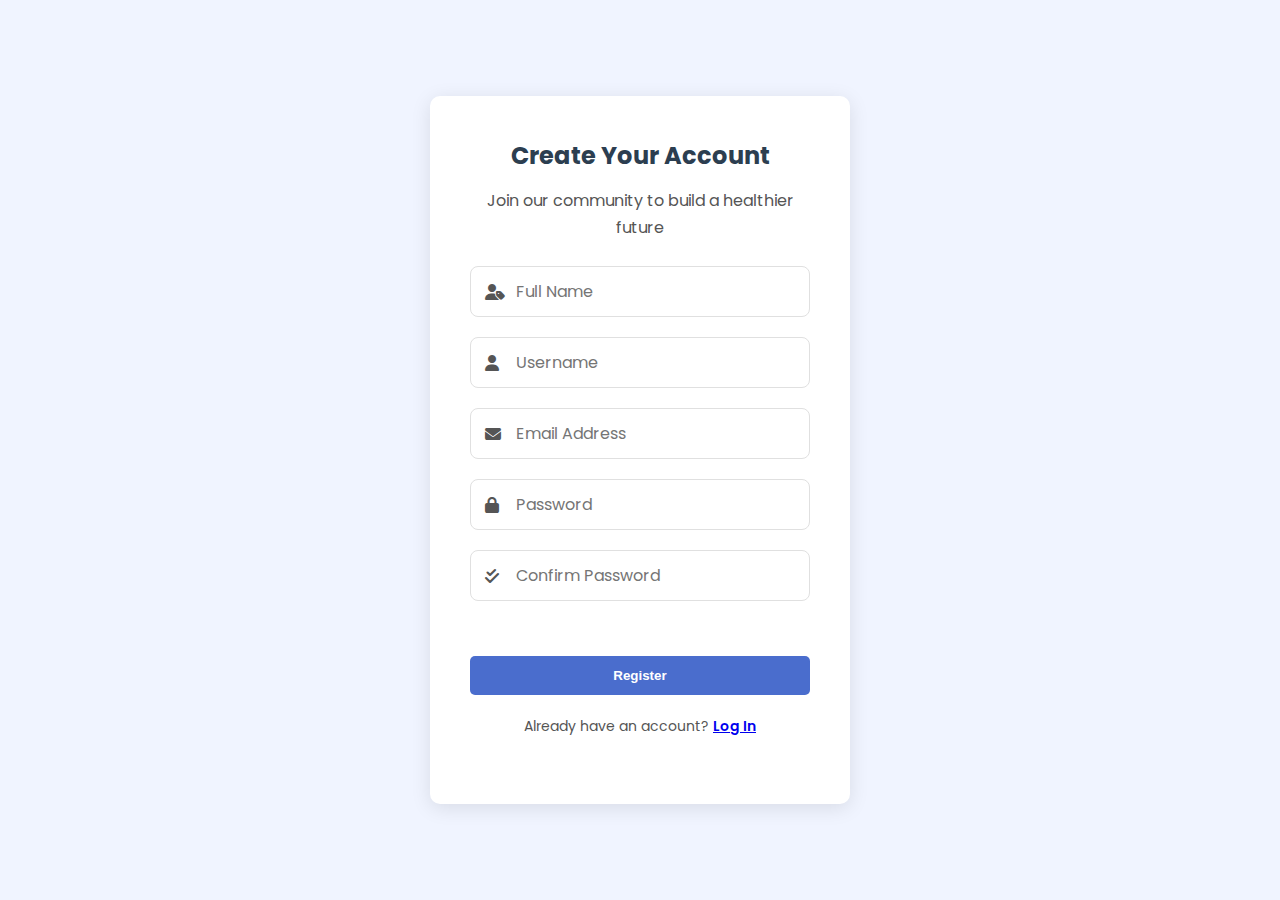
<file: signup.html>
<!DOCTYPE html>
<html lang="en">
<head>
    <meta charset="UTF-8">
    <meta name="viewport" content="width=device-width, initial-scale=1.0">
    <title>Sign Up - Health & Sanitation Hub</title>
    <link rel="stylesheet" href="style.css">
    <link rel="stylesheet" href="https://cdnjs.cloudflare.com/ajax/libs/font-awesome/6.1.1/css/all.min.css">
</head>
<body>
    <div class="form-container">
        <div class="form-box">
            <h2>Create Your Account</h2>
            <p>Join our community to build a healthier future</p>
            <form id="signup-form">
                <div class="input-group">
                    <i class="fas fa-user-tag"></i>
                    <input type="text" id="signup-name" placeholder="Full Name" required>
                </div>
                <div class="input-group">
                    <i class="fas fa-user"></i>
                    <input type="text" id="signup-username" placeholder="Username" required>
                </div>
                <div class="input-group">
                    <i class="fas fa-envelope"></i>
                    <input type="email" id="signup-email" placeholder="Email Address" required>
                </div>
                <div class="input-group">
                    <i class="fas fa-lock"></i>
                    <input type="password" id="signup-password" placeholder="Password" required>
                </div>
                <div class="input-group">
                    <i class="fas fa-check-double"></i>
                    <input type="password" id="signup-confirm-password" placeholder="Confirm Password" required>
                </div>
                <p id="signup-error" class="error-message"></p>
                <button type="submit" class="btn btn-primary full-width">Register</button>
            </form>
            <div class="form-footer">
                <p>Already have an account? <a href="index.html">Log In</a></p>
            </div>
        </div>
    </div>
    <script src="script.js"></script>
</body>
</html>
</file>
<file: style.css>
@import url('https://fonts.googleapis.com/css2?family=Poppins:wght@400;600;700&display=swap');

:root {
    --primary-color: #4A6DCD;
    --secondary-color: #F0F4FF;
    --dark-color: #2C3E50;
    --light-color: #FFFFFF;
    --text-color: #555;
    --border-color: #E0E0E0;
    --success-color: #27AE60;
    --warning-color: #f2994a;
    --danger-color: #e74c3c;
}

/* --- General & Utility Styles --- */
* { box-sizing: border-box; margin: 0; padding: 0; }
body { font-family: 'Poppins', sans-serif; color: var(--text-color); background-color: var(--secondary-color); line-height: 1.7; }
.container { max-width: 1100px; margin: 0 auto; padding: 0 20px; }
h1, h2, h3 { color: var(--dark-color); font-weight: 700; margin-bottom: 1rem; }
h1 { font-size: 2.8rem; }
.section-title { text-align: center; font-size: 2.2rem; margin-bottom: 3rem; }
.hidden { display: none !important; }
.full-width { width: 100%; }

/* --- Splash Screen --- */
#splash-screen { position: fixed; top: 0; left: 0; width: 100%; height: 100%; background: linear-gradient(135deg, var(--light-color), #2980B9); display: flex; justify-content: center; align-items: center; z-index: 2000; }
.logo-container { text-align: center; color: var(--primary-color); }
.logo-animated { animation: pop-in 1.5s ease-out forwards; }
.logo-animated img {
    width: 150px;
    height: auto;
    max-width: 100%;
}
.logo-animated i { font-size: 100px; }
.logo-container h1 { color: var(--light-color); margin-top: 20px; font-size: 3rem; opacity: 0; animation: fade-in 1s 0.5s ease-in forwards; }
@keyframes pop-in { 0% { transform: scale(0); } 80% { transform: scale(1.2); } 100% { transform: scale(1); } }
@keyframes fade-in { from { opacity: 0; } to { opacity: 1; } }

/* --- Login & Signup Pages --- */
.form-container { display: flex; justify-content: center; align-items: center; min-height: 100vh; padding: 20px; }
.form-box { background: var(--light-color); padding: 40px; border-radius: 10px; box-shadow: 0 4px 20px rgba(0, 0, 0, 0.1); width: 100%; max-width: 420px; text-align: center; }
.form-box h2 { margin-bottom: 10px; }
.form-box p { margin-bottom: 25px; }
.input-group { position: relative; margin-bottom: 20px; }
.input-group i { position: absolute; left: 15px; top: 50%; transform: translateY(-50%); color: var(--text-color); }
.input-group input { width: 100%; padding: 12px 15px 12px 45px; border: 1px solid var(--border-color); border-radius: 8px; font-size: 16px; font-family: 'Poppins', sans-serif; }
.form-footer { margin-top: 20px; font-size: 14px; }
.form-footer a { font-weight: 600; }
.error-message { color: var(--danger-color); font-size: 14px; margin-top: -10px; margin-bottom: 15px; min-height: 20px; }

/* --- Buttons --- */
.btn { display: inline-block; padding: 12px 30px; border-radius: 5px; font-weight: 600; transition: all 0.3s ease; border: none; cursor: pointer; }
.btn-primary { background-color: var(--primary-color); color: var(--light-color); }
.btn-primary:hover { background-color: #3a5db0; }
.btn-secondary { background-color: #5C6AC4; color: var(--light-color); }
.btn-logout { background-color: var(--danger-color); color: var(--light-color); padding: 8px 20px; border: none; }

/* --- Header & Navigation --- */
header { background: var(--light-color); box-shadow: 0 2px 10px rgba(0,0,0,0.05); padding: 15px 0; position: sticky; top: 0; z-index: 1000; }
header .container { display: flex; justify-content: space-between; align-items: center; }
.logo { font-size: 1.5rem; font-weight: 700; color: var(--primary-color); }
.logo img {
  height: 45px;
  width: auto;
  display: block;
}
.logo {
  display: flex;
  align-items: center;
}
.logo img {
  height: 40px; /* or 50px */
}

header nav ul { list-style: none; display: flex; gap: 25px; align-items: center; }
header nav a { color: var(--text-color); font-weight: 600; padding-bottom: 5px; border-bottom: 2px solid transparent; }
header nav a:hover, header nav a.active { color: var(--primary-color); border-bottom-color: var(--primary-color); }

/* --- All other styles for the Hub design (Hero, Services, Footer, etc.) remain the same --- */
.hero { color: var(--light-color); text-align: center; padding: 100px 0; background-size: cover; background-position: center; position: relative; }
.hero::before { content: ''; position: absolute; top: 0; left: 0; width: 100%; height: 100%; background: rgba(44, 62, 80, 0.6); }
.hero .container { position: relative; z-index: 1; }
.hero-home {
    background-image: url('home.webp');
}
.hero-water{
    background-image: url('water.jpg');
}

.hero-waste {
    background-image: url('collection-waste-bins-full-different-260nw-2152173579.jpg');
}

.hero-medical {
    background-image: url('images/bg-medical.jpg');
}

.hero h1 { color: var(--light-color); }
.hero p { max-width: 600px; margin: 0 auto 30px auto; font-size: 1.1rem; }
.search-bar { display: flex; max-width: 500px; margin: 30px auto 0; }
.search-bar input { flex-grow: 1; padding: 15px; border: none; border-radius: 5px 0 0 5px; font-size: 1rem; }
.search-bar button { padding: 15px 25px; border-radius: 0 5px 5px 0; border: none; background: var(--primary-color); color: white; cursor: pointer; }

/* ... (Include all other styles from the previous step: .core-services, .testimonials, .accordion, .forms, .footer, etc.) ... */
.core-services { background: var(--secondary-color); padding: 80px 0;}
.services-grid { display: grid; grid-template-columns: repeat(auto-fit, minmax(300px, 1fr)); gap: 30px; }
.services-grid-4 { grid-template-columns: repeat(auto-fit, minmax(230px, 1fr)); }
.service-card { background: var(--light-color); border-radius: 10px; box-shadow: 0 5px 15px rgba(0,0,0,0.05); text-align: center; padding: 30px; transition: transform 0.3s ease; }
.service-card:hover { transform: translateY(-10px); }
.service-card img { width: 100%; height: 180px; object-fit: cover; border-radius: 8px; margin-bottom: 1.5rem; }
.service-card h3 { font-size: 1.4rem; }
.card-link { display: inline-block; margin-top: 1rem; font-weight: 600; }
.how-it-works {padding: 80px 0;}
.steps-grid { display: grid; grid-template-columns: repeat(auto-fit, minmax(280px, 1fr)); gap: 30px; text-align: center; }
.step-card span { display: inline-block; width: 50px; height: 50px; line-height: 50px; border-radius: 50%; background: var(--primary-color); color: var(--light-color); font-weight: 700; font-size: 1.5rem; margin-bottom: 1rem; }
.testimonials { background: var(--secondary-color); padding: 80px 0;}
.testimonial-grid { display: grid; grid-template-columns: repeat(auto-fit, minmax(300px, 1fr)); gap: 30px; }
.testimonial-card { background: var(--light-color); padding: 30px; border-radius: 8px; border-left: 5px solid var(--primary-color); }
.testimonial-card p { font-style: italic; font-size: 1.1rem; }
.testimonial-card cite { display: block; margin-top: 1rem; font-weight: 600; color: var(--dark-color); }
footer { background: var(--dark-color); color: #ccc; padding: 40px 0 0; }
.footer-content { display: flex; justify-content: space-between; flex-wrap: wrap; gap: 30px; padding-bottom: 40px; }
.footer-brand { flex-basis: 40%; }
.footer-brand h3 { color: var(--light-color); }
.newsletter-form { display: flex; margin-top: 1rem; }
.newsletter-form input { padding: 10px; border: none; border-radius: 5px 0 0 5px; flex-grow: 1; }
.newsletter-form button { padding: 10px 15px; border: none; border-radius: 0 5px 5px 0; background-color: var(--primary-color); color: white; cursor: pointer; }
.footer-nav ul { list-style: none; }
.footer-nav li { margin-bottom: 10px; }
.footer-nav a { color: #ccc; transition: color 0.3s; }
.footer-nav a:hover { color: var(--light-color); }
.footer-bottom { border-top: 1px solid #444; padding: 20px 0; display: flex; justify-content: space-between; align-items: center; font-size: 0.9rem; }
.social-links a { color: #ccc; margin-left: 15px; font-size: 1.2rem; transition: color 0.3s; }
.social-links a:hover { color: var(--light-color); }

.water-reports, .faq-section {padding: 80px 0;}
.accordion-item { border-bottom: 1px solid var(--border-color); }
.accordion-header { background: none; border: none; width: 100%; text-align: left; padding: 20px; font-size: 1.1rem; font-weight: 600; color: var(--dark-color); cursor: pointer; display: flex; justify-content: space-between; align-items: center; }
.accordion-header i { transition: transform 0.3s ease; }
.accordion-header.active i { transform: rotate(180deg); }
.accordion-content { max-height: 0; overflow: hidden; transition: max-height 0.3s ease-out; background: var(--secondary-color); }
.accordion-content p { padding: 20px; margin: 0; }
.status-excellent { color: var(--success-color); font-weight: bold; }
.status-good { color: var(--warning-color); font-weight: bold; }
.feedback-form-section, .pickup-section { background-color: var(--secondary-color); padding: 80px 0;}
.feedback-form input, .feedback-form textarea, .pickup-form input, .pickup-form label { display: block; width: 100%; }
.feedback-form input, .feedback-form textarea, .pickup-form input { padding: 12px; margin-bottom: 1rem; border: 1px solid var(--border-color); border-radius: 5px; font-family: 'Poppins', sans-serif; }
.pickup-form label { margin-bottom: 0.5rem; font-weight: 600; }
.feedback-form button, .pickup-form button { width: 100%; }
.pickup-grid { display: grid; grid-template-columns: 1fr 1fr; gap: 50px; align-items: start; }
.community-says h3 { text-align: center; }
.community-says .community-card { background: var(--light-color); padding: 15px; border-radius: 5px; margin-bottom: 1rem; }
.simple-page { padding: 60px 0; background-color: white;}
.simple-page .container { max-width: 800px; }
.simple-page h3 { margin-top: 2rem; }
/* ADD THESE STYLES TO YOUR EXISTING style.css FILE */

/* --- New Hero Image --- */
.hero-medical { background-image: url('https://images.unsplash.com/photo-1538108149393-fbbd81895907?auto=format&fit=crop&q=80'); }

/* --- Map Section --- */
.map-section { background-color: var(--light-color); padding: 80px 0; }
.map-container { display: flex; gap: 30px; align-items: flex-start; }

.map-placeholder {
    flex-basis: 65%;
    height: 500px;
    background-color: #e9ecef;
    border-radius: 10px;
    display: flex;
    flex-direction: column;
    justify-content: center;
    align-items: center;
    position: relative;
    overflow: hidden;
}

.map-icon {
    font-size: 8rem;
    color: #ced4da;
}

.map-placeholder p {
    margin-top: 1rem;
    color: #adb5bd;
    font-weight: 600;
    font-size: 1.2rem;
}

.map-search-bar {
    position: absolute;
    top: 20px;
    left: 20px;
    right: 20px;
    background-color: var(--light-color);
    border-radius: 8px;
    padding: 10px;
    box-shadow: 0 4px 15px rgba(0,0,0,0.1);
    display: flex;
    gap: 10px;
}

.map-search-bar input {
    flex-grow: 1;
    border: 1px solid var(--border-color);
    border-radius: 5px;
    padding: 10px;
    font-size: 1rem;
}

.map-search-bar button {
    padding: 10px 20px;
}

.location-list {
    flex-basis: 35%;
    background-color: var(--secondary-color);
    padding: 20px;
    border-radius: 10px;
    height: 500px;
    overflow-y: auto;
}

.location-list h3 {
    margin-top: 0;
    padding-bottom: 10px;
    border-bottom: 2px solid var(--border-color);
}

.location-item {
    background-color: var(--light-color);
    padding: 15px;
    border-radius: 5px;
    margin-bottom: 15px;
    box-shadow: 0 2px 5px rgba(0,0,0,0.05);
}

.location-item h4 {
    margin-bottom: 5px;
}

.location-item p {
    margin-bottom: 10px;
    font-size: 0.9rem;
}

.location-item a {
    font-weight: 600;
    font-size: 0.9rem;
}

/* --- Responsive adjustments for Map --- */
@media (max-width: 992px) {
    .map-container {
        flex-direction: column;
    }
    .map-placeholder, .location-list {
        flex-basis: 100%;
    }
}
</file>
